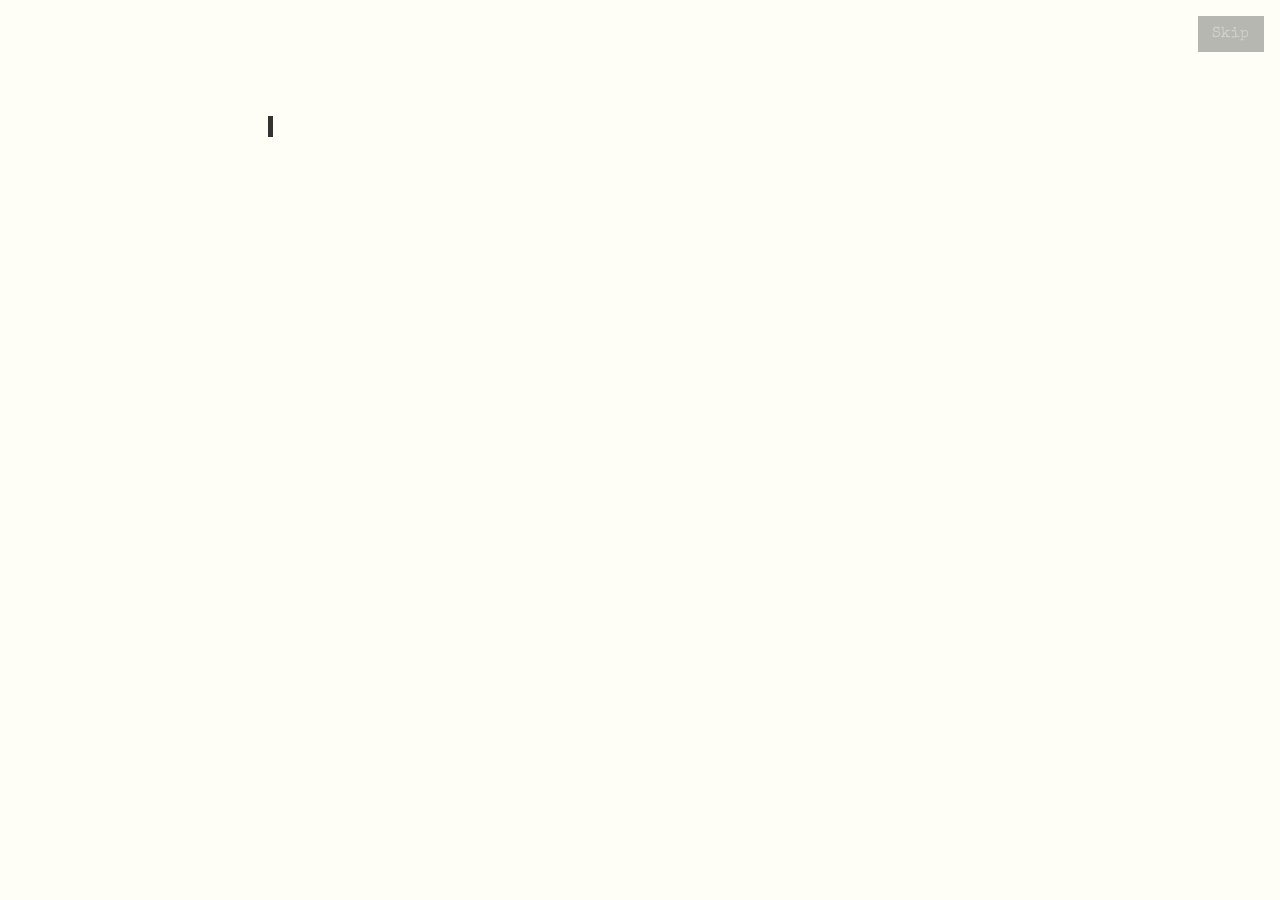
<file: index.html>
<!DOCTYPE html>
<html lang="en">
<head>
    <meta charset="UTF-8" />
    <meta name="viewport" content="width=device-width, initial-scale=1.0" />
    <title>Borges Stories</title>
    <link rel="stylesheet" href="styles.css" />
<link rel="preconnect" href="https://fonts.googleapis.com">
<link rel="preconnect" href="https://fonts.gstatic.com" crossorigin>
<link href="https://fonts.googleapis.com/css2?family=Cinzel+Decorative:wght@700&family=Cormorant+Garamond:ital,wght@0,300..700;1,300..700&family=IM+Fell+English:ital@0;1&family=Special+Elite&family=Spectral:ital,wght@0,300;0,400;1,300;1,400&display=swap" rel="stylesheet">
<body class="landing-body">
    <main class="landing-stage" aria-label="Story selection">
        <div class="landing-terminal">
        <p class="landing-typed">
            <span id="typedText"></span><span class="landing-caret" id="caret"></span>
        </p>
      <button class="skip-typing button-30" id="skipTyping" type="button">Skip</button>  
        </div>

        <section class="landing-choices" id="choices" aria-label="Question options">
            <h2 class="landing-question" id="question"></h2>

            <div class="landing-options" role="list">
                <a class="landing-option" role="listitem" href="hearts.html" data-suit="hearts">
                    <span class="option-lead">A.</span>
                    <span class="option-text">That everything repeats.</span>
                </a>

                <a class="landing-option" role="listitem" href="spades.html" data-suit="spades">
                    <span class="option-lead">B.</span>
                    <span class="option-text">That creation precedes the creator.</span>
                </a>

                <a class="landing-option" role="listitem" href="diamonds.html" data-suit="diamonds">
                    <span class="option-lead">C.</span>
                    <span class="option-text">That all possibilities exist.</span>
                </a>
            </div>

            <p class="landing-hint">Choose one.</p>
        </section>
    </main>

<script>
  const introParagraph =
`Not all stories move forward.
Some repeat themselves endlessly,
some invent their own origins,
and some unfold in every possible direction at once.

What you are about to read does not begin on the first page.
It begins with an assumption about how time, meaning,
and causality are arranged.

Before you enter, answer one question.`;

  const questionText = "What do you believe?";

  const typedEl = document.getElementById("typedText");
  const caretEl = document.getElementById("caret");
  const choicesEl = document.getElementById("choices");
  const questionEl = document.getElementById("question");
  const skipBtn = document.getElementById("skipTyping");

  // Start hidden
  choicesEl.classList.remove("show");

  // Skip control
  let skipRequested = false;
  let activeTypeTimeout = null;

  let skipResolve = null;
  const skipPromise = new Promise((resolve) => (skipResolve = resolve));

  function finishToEnd() {
    // Stop any pending typing tick
    if (activeTypeTimeout) {
      clearTimeout(activeTypeTimeout);
      activeTypeTimeout = null;
    }

    typedEl.textContent = introParagraph;

    // Show end state
    questionEl.textContent = questionText;
    choicesEl.classList.add("show");

    // Caret back to normal blink (optional)
    caretEl.classList.remove("pause");

    // Hide skip button once used
    if (skipBtn) skipBtn.classList.add("hidden");
  }

  if (skipBtn) {
    skipBtn.addEventListener("click", () => {
      if (skipRequested) return;
      skipRequested = true;
      if (skipResolve) skipResolve();
      finishToEnd();
    });
  }

  // Cancelable sleep: returns early if skip is clicked
  function sleep(ms) {
    return Promise.race([
      new Promise((r) => setTimeout(r, ms)),
      skipPromise
    ]);
  }

  function typeText(text, speed = 40) {
    return new Promise((resolve) => {
      let i = 0;
      typedEl.textContent = "";

      function tick() {
        if (skipRequested) {
          resolve();
          return;
        }

        typedEl.textContent += text.charAt(i);
        i++;

        if (i < text.length) {
          activeTypeTimeout = setTimeout(tick, speed);
        } else {
          activeTypeTimeout = null;
          resolve();
        }
      }

      tick();
    });
  }

  async function run() {
    await sleep(2000);
    if (skipRequested) return;

    await typeText(introParagraph, 40);
    if (skipRequested) return;

    await sleep(450);
    if (skipRequested) return;

    caretEl.classList.add("pause");

    questionEl.textContent = questionText;
    choicesEl.classList.add("show");

    await sleep(250);
    if (skipRequested) return;

    caretEl.classList.remove("pause");

    // Hide skip once typing completed normally
    if (skipBtn) skipBtn.classList.add("hidden");
  }

  run();

  // Keyboard shortcuts A/B/C (unchanged)
  window.addEventListener("keydown", (e) => {
    const key = e.key.toLowerCase();

    // Let "Enter" also skip (nice UX)
    if (key === "enter" && !choicesEl.classList.contains("show")) {
      if (!skipRequested) {
        skipRequested = true;
        if (skipResolve) skipResolve();
        finishToEnd();
      }
      return;
    }

    if (!choicesEl.classList.contains("show")) return;

    if (key === "a") window.location.href = "hearts.html";
    if (key === "b") window.location.href = "spades.html";
    if (key === "c") window.location.href = "diamonds.html";
  });
</script>
</file>
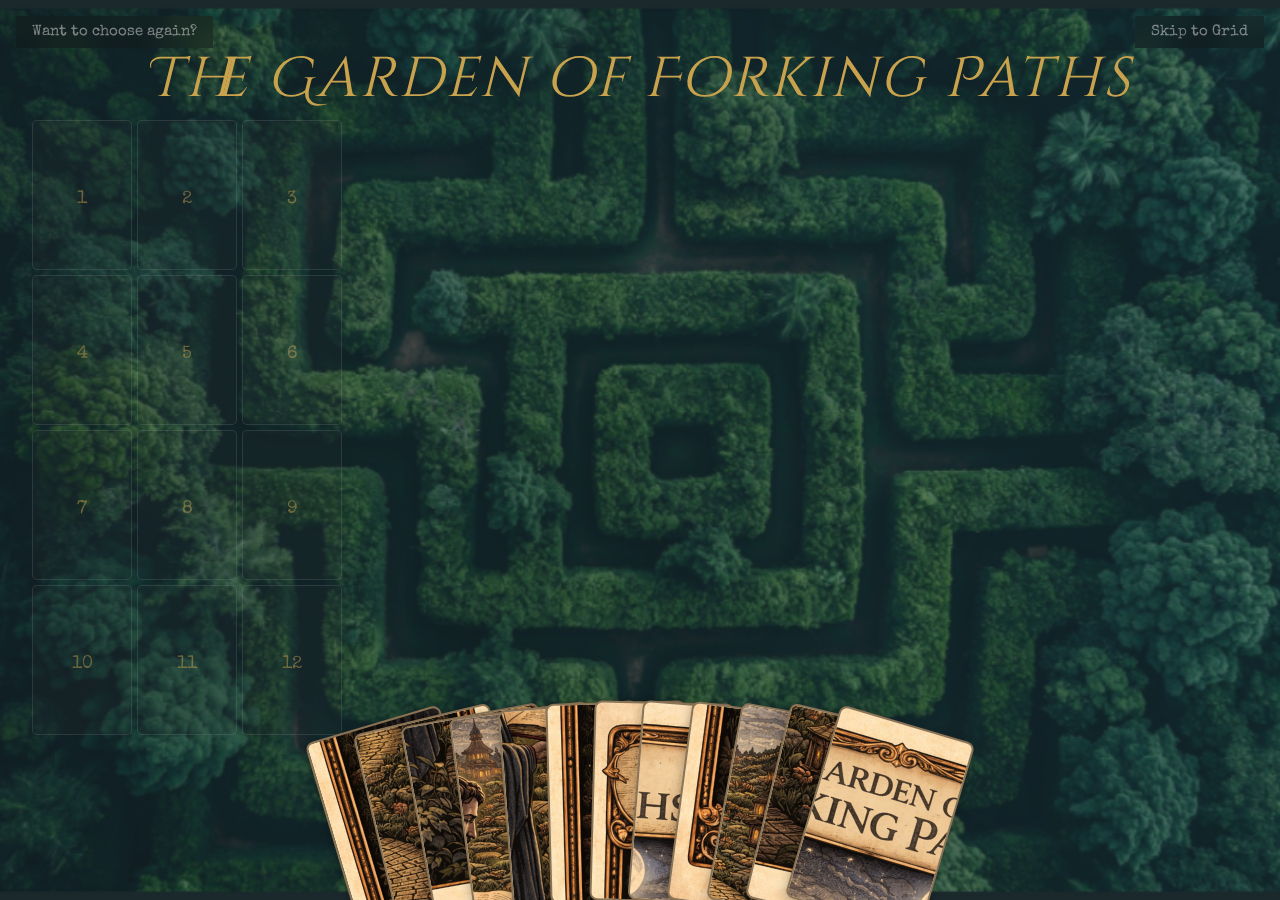
<file: diamonds.html>
<!DOCTYPE html>
<html lang="en">
<head>
    <meta charset="UTF-8">
    <meta name="viewport" content="width=device-width, initial-scale=1.0">
    <title>The Garden of Forking Paths</title>
    <link rel="stylesheet" href="styles.css">
    <link rel="preconnect" href="https://fonts.googleapis.com">
    <link rel="preconnect" href="https://fonts.gstatic.com" crossorigin>
    <link href="https://fonts.googleapis.com/css2?family=Cinzel+Decorative:wght@700&family=Cormorant+Garamond:ital,wght@0,300..700;1,300..700&family=IM+Fell+English:ital@0;1&family=Special+Elite&family=Spectral:ital,wght@0,300;0,400;1,300;1,400&display=swap" rel="stylesheet">
</head>

<body class="story-page" data-suit="diamonds">
    <img src="./assets/diamonds-background.png" alt="Diamonds Background" class="background-image">
    <div class="back-button-container">
        <a href="index.html" class="back-button">Want to choose again?</a>
    </div>

    <button id="skipToGridBtn" class="skip-to-grid button-30" type="button">
    Skip to Grid
    </button>    

    <div class="story-header">
        <h1 class="story-title">The Garden of Forking Paths</h1>
    </div>

    <!-- Reconstruction Grid -->
    <div class="reconstruction-grid" id="reconstructionGrid">
        <div class="grid-cell" data-position="0"><p>1</p></div>
        <div class="grid-cell" data-position="1"><p>2</p></div>
        <div class="grid-cell" data-position="2"><p>3</p></div>
        <div class="grid-cell" data-position="3"><p>4</p></div>
        <div class="grid-cell" data-position="4"><p>5</p></div>
        <div class="grid-cell" data-position="5"><p>6</p></div>
        <div class="grid-cell" data-position="6"><p>7</p></div>
        <div class="grid-cell" data-position="7"><p>8</p></div>
        <div class="grid-cell" data-position="8"><p>9</p></div>
        <div class="grid-cell" data-position="9"><p>10</p></div>
        <div class="grid-cell" data-position="10"><p>11</p></div>
        <div class="grid-cell" data-position="11"><p>12</p></div>
    </div>

    <div class="cards-container" id="cardsContainer"></div>
    
    <div class="card-overlay" id="cardOverlay">
        <div id="expandedCard" class="expanded-card">
            
        <button id="nextCard" class="nav-arrow nav-left button-30" aria-label="Next">
            <span class="arrow" aria-hidden="true">
                <span class="arrow-top"></span>
                <span class="arrow-bottom"></span>
            </span>
        </button>
        <button id="prevCard" class="nav-arrow nav-right button-30" aria-label="Previous">
            <span class="arrow" aria-hidden="true">
                <span class="arrow-top"></span>
                <span class="arrow-bottom"></span>
            </span>
        </button>

        <div class="card-front"></div>
        <div class="card-back">
            <div id="cardContent" class="card-content"></div>
        </div>

        <button id="closeCard" class="close-card button-30" aria-label="Close card">
            <span class="close-line close-line-a" aria-hidden="true"></span>
            <span class="close-line close-line-b" aria-hidden="true"></span>
            Close
        </button>
        </div>
    </div>
    <div id="gridInstructionOverlay" class="grid-instruction-overlay hidden">
    <div class="grid-instruction-box">
        <div id="gridInstructionTyped" class="grid-instruction-typed">
        <span id="gridInstructionText"></span><span id="gridInstructionCaret" class="grid-instruction-caret">|</span>
        <div id="gridStoryLinks" class="hidden">
        <div id="nextStory" class="story-link"></div>
        <div id="restartStory" class="story-link"></div>
        </div>
        </div>
    </div>
    </div>

    <script src="cards.js"></script>
    <script>
        initializeDeck('diamonds');
    </script>
</body>
</html>
</file>
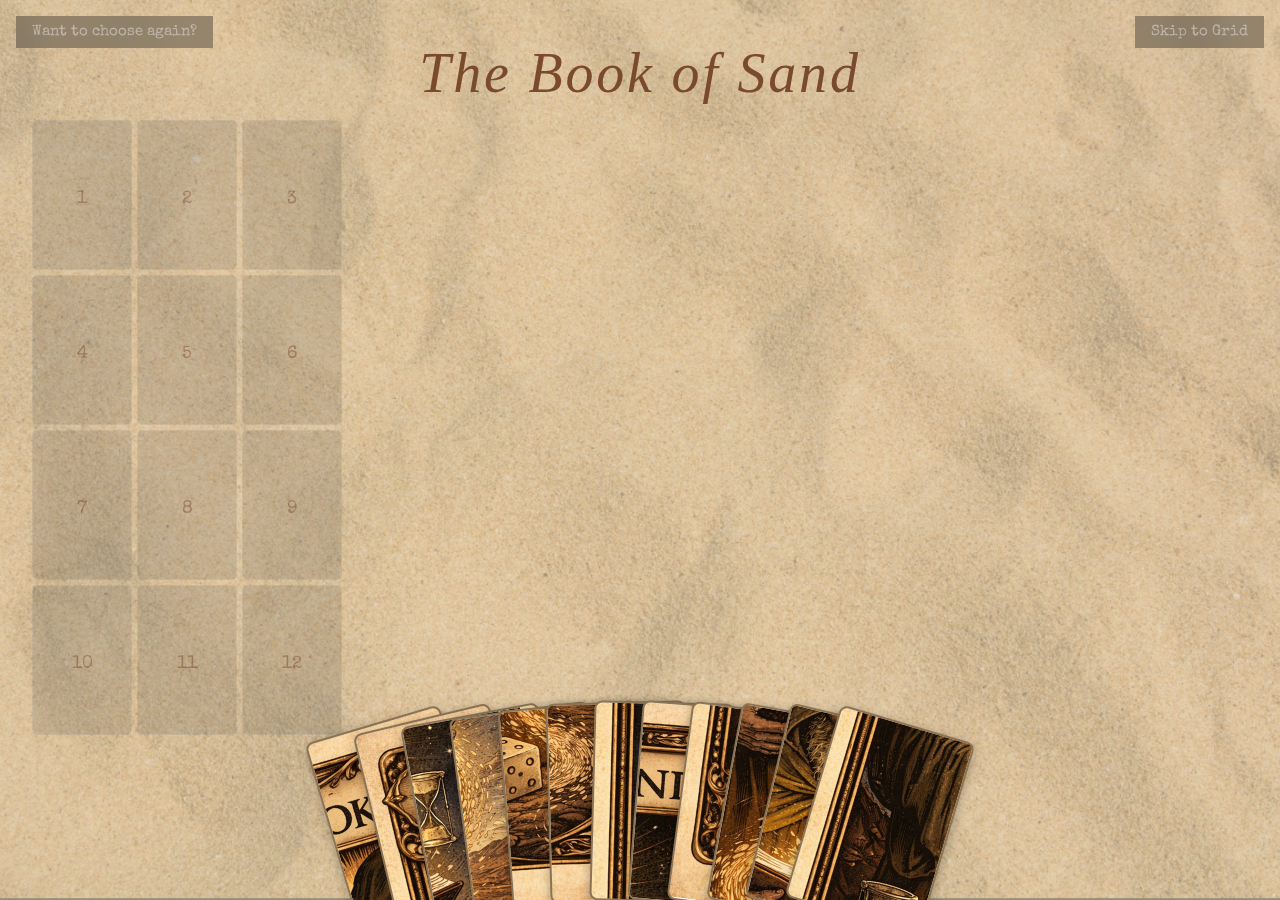
<file: hearts.html>
<!DOCTYPE html>
<html lang="en">
<head>
    <meta charset="UTF-8">
    <meta name="viewport" content="width=device-width, initial-scale=1.0">
    <title>The Book of Sand</title>
    <link rel="stylesheet" href="styles.css">
    <link rel="preconnect" href="https://fonts.googleapis.com">
    <link rel="preconnect" href="https://fonts.gstatic.com" crossorigin>
    <link href="https://fonts.googleapis.com/css2?family=Cinzel+Decorative:wght@700&family=Cormorant+Garamond:ital,wght@0,300..700;1,300..700&family=IM+Fell+English:ital@0;1&family=Special+Elite&family=Spectral:ital,wght@0,300;0,400;1,300;1,400&display=swap" rel="stylesheet">
</head>

<body class="story-page" data-suit="hearts">
    <img src="./assets/hearts-background.png" alt="Hearts Background" class="background-image">
    <div class="back-button-container">
        <a href="index.html" class="back-button">Want to choose again?</a>
    </div>
    <button id="skipToGridBtn" class="skip-to-grid button-30" type="button">
    Skip to Grid
    </button>

    <div class="story-header">
        <h1 class="story-title">The Book of Sand</h1>
    </div>

    <!-- Reconstruction Grid -->
    <div class="reconstruction-grid" id="reconstructionGrid">
        <div class="grid-cell" data-position="0"><p>1</p></div>
        <div class="grid-cell" data-position="1"><p>2</p></div>
        <div class="grid-cell" data-position="2"><p>3</p></div>
        <div class="grid-cell" data-position="3"><p>4</p></div>
        <div class="grid-cell" data-position="4"><p>5</p></div>
        <div class="grid-cell" data-position="5"><p>6</p></div>
        <div class="grid-cell" data-position="6"><p>7</p></div>
        <div class="grid-cell" data-position="7"><p>8</p></div>
        <div class="grid-cell" data-position="8"><p>9</p></div>
        <div class="grid-cell" data-position="9"><p>10</p></div>
        <div class="grid-cell" data-position="10"><p>11</p></div>
        <div class="grid-cell" data-position="11"><p>12</p></div>
    </div>

    <div class="cards-container" id="cardsContainer"></div>
    
    <div class="card-overlay" id="cardOverlay">
        <div id="expandedCard" class="expanded-card">
            
        <button id="nextCard" class="nav-arrow nav-left button-30" aria-label="Next">
            <span class="arrow" aria-hidden="true">
                <span class="arrow-top"></span>
                <span class="arrow-bottom"></span>
            </span>
        </button>
        <button id="prevCard" class="nav-arrow nav-right button-30" aria-label="Previous">
            <span class="arrow" aria-hidden="true">
                <span class="arrow-top"></span>
                <span class="arrow-bottom"></span>
            </span>
        </button>

        <div class="card-front"></div>
        <div class="card-back">
            <div id="cardContent" class="card-content"></div>
        </div>

        <button id="closeCard" class="close-card button-30" aria-label="Close card">
            <span class="close-line close-line-a" aria-hidden="true"></span>
            <span class="close-line close-line-b" aria-hidden="true"></span>
            Close
        </button>
        </div>
    </div>
    
    <div id="gridInstructionOverlay" class="grid-instruction-overlay hidden">
    <div class="grid-instruction-box">
        <div id="gridInstructionTyped" class="grid-instruction-typed">
        <span id="gridInstructionText"></span><span id="gridInstructionCaret" class="grid-instruction-caret">|</span>
        <div id="gridStoryLinks" class="hidden">
        <div id="nextStory" class="story-link"></div>
        <div id="restartStory" class="story-link"></div>
        </div>
    </div>
    </div>

    <script src="cards.js"></script>
    <script>
        initializeDeck('hearts');
    </script>
</body>
</html>
</file>
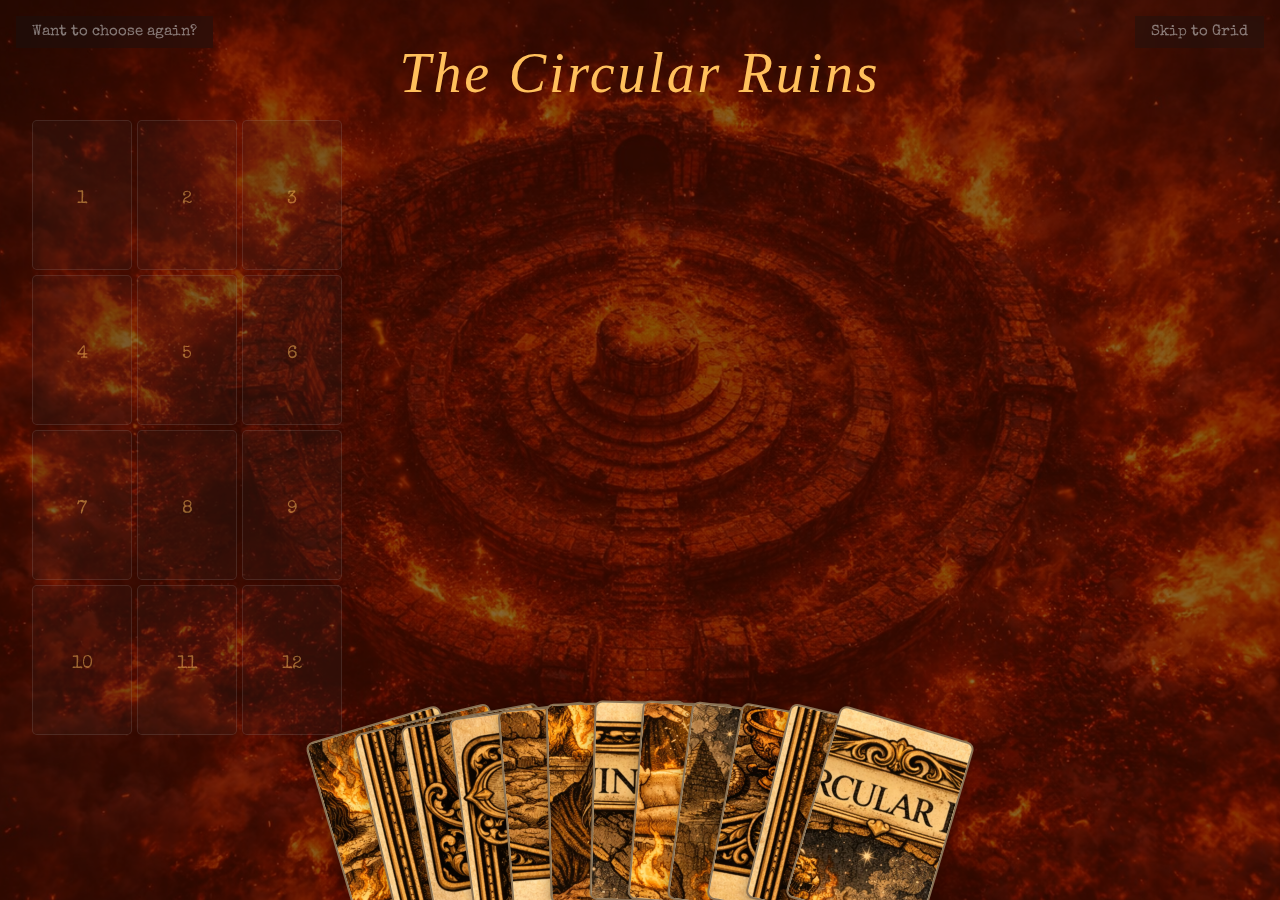
<file: spades.html>
<!DOCTYPE html>
<html lang="en">
<head>
    <meta charset="UTF-8">
    <meta name="viewport" content="width=device-width, initial-scale=1.0">
    <title>The Circular Ruins</title>
    <link rel="stylesheet" href="styles.css">
    <link rel="preconnect" href="https://fonts.googleapis.com">
    <link rel="preconnect" href="https://fonts.gstatic.com" crossorigin>
    <link href="https://fonts.googleapis.com/css2?family=Cinzel+Decorative:wght@700&family=Cormorant+Garamond:ital,wght@0,300..700;1,300..700&family=IM+Fell+English:ital@0;1&family=Special+Elite&family=Spectral:ital,wght@0,300;0,400;1,300;1,400&display=swap" rel="stylesheet">
</head>

<body class="story-page" data-suit="spades">
    <img src="./assets/spades-background.png" alt="Spades Background" class="background-image">
    <div class="back-button-container">
        <a href="index.html" class="back-button">Want to choose again?</a>
    </div>
    <button id="skipToGridBtn" class="skip-to-grid button-30" type="button">
    Skip to Grid
    </button>

    <div class="story-header">
        <h1 class="story-title">The Circular Ruins</h1>
    </div>

    <!-- Reconstruction Grid -->
    <div class="reconstruction-grid" id="reconstructionGrid">
        <div class="grid-cell" data-position="0"><p>1</p></div>
        <div class="grid-cell" data-position="1"><p>2</p></div>
        <div class="grid-cell" data-position="2"><p>3</p></div>
        <div class="grid-cell" data-position="3"><p>4</p></div>
        <div class="grid-cell" data-position="4"><p>5</p></div>
        <div class="grid-cell" data-position="5"><p>6</p></div>
        <div class="grid-cell" data-position="6"><p>7</p></div>
        <div class="grid-cell" data-position="7"><p>8</p></div>
        <div class="grid-cell" data-position="8"><p>9</p></div>
        <div class="grid-cell" data-position="9"><p>10</p></div>
        <div class="grid-cell" data-position="10"><p>11</p></div>
        <div class="grid-cell" data-position="11"><p>12</p></div>
    </div>

    <div class="cards-container" id="cardsContainer"></div>
    
    <div class="card-overlay" id="cardOverlay">
        <div id="expandedCard" class="expanded-card">
            
        <button id="nextCard" class="nav-arrow nav-left button-30" aria-label="Next">
            <span class="arrow" aria-hidden="true">
                <span class="arrow-top"></span>
                <span class="arrow-bottom"></span>
            </span>
        </button>
        <button id="prevCard" class="nav-arrow nav-right button-30" aria-label="Previous">
            <span class="arrow" aria-hidden="true">
                <span class="arrow-top"></span>
                <span class="arrow-bottom"></span>
            </span>
        </button>

        <div class="card-front"></div>
        <div class="card-back">
            <div id="cardContent" class="card-content"></div>
        </div>

        <button id="closeCard" class="close-card button-30" aria-label="Close card">
            <span class="close-line close-line-a" aria-hidden="true"></span>
            <span class="close-line close-line-b" aria-hidden="true"></span>
            Close
        </button>
        </div>
    </div>
    
    <div id="gridInstructionOverlay" class="grid-instruction-overlay hidden">
    <div class="grid-instruction-box">
        <div id="gridInstructionTyped" class="grid-instruction-typed">
        <span id="gridInstructionText"></span><span id="gridInstructionCaret" class="grid-instruction-caret">|</span>
        <div id="gridStoryLinks" class="hidden">
        <div id="nextStory" class="story-link"></div>
        <div id="restartStory" class="story-link"></div>
        </div>
        </div>
    </div>
    </div>

    <script src="cards.js"></script>
    <script>
        initializeDeck('spades');
    </script>
</body>
</html>
</file>
<file: styles.css>
/* fonts */
.special-elite-regular {
  font-family: "Special Elite", system-ui;
  font-weight: 400;
  font-style: normal;
}

.im-fell-english-regular {
  font-family: "IM Fell English", serif;
  font-weight: 400;
  font-style: normal;
}

.cormorant-garamond-regular {
  font-family: "Cormorant Garamond", serif;
  font-optical-sizing: auto;
  font-weight: 400;
  font-style: normal;
}

.cormorant-garamond-italic {
  font-family: "Cormorant Garamond", serif;
  font-optical-sizing: auto;
  font-weight: 500;
  font-style: italic;
}

.trajan-pro {
  font-family: "Trajan Pro", serif;
  font-weight: 400;
  font-style: normal;
}

.spectral-light {
  font-family: "Spectral", serif;
  font-weight: 300;
  font-style: normal;
}

.spectral-regular {
  font-family: "Spectral", serif;
  font-weight: 400;
  font-style: normal;
}

.spectral-light-italic {
  font-family: "Spectral", serif;
  font-weight: 300;
  font-style: italic;
}

.spectral-regular-italic {
  font-family: "Spectral", serif;
  font-weight: 400;
  font-style: italic;
}

.cinzel-decorative-bold {
  font-family: "Cinzel Decorative", serif;
  font-weight: 700;
  font-style: normal;
}

:root {
    /* Colors */
    --bg-primary: #0a0a0a;
    --bg-secondary: #1a1a1a;
    --text-primary: #e8e8e8;
    --text-secondary: #a0a0a0;

    /*  Colors */
    --hearts-color: #E6D8B8;
    --spades-color: #370d01;
    --diamonds-color: #1c333a;

    /*secondary colors*/
    --hearts-secondary-color:rgba(159, 108, 0, 0.7);
    --spades-secondary-color: rgba(211, 110, 82, 0.585);
    --diamonds-secondary-color: #3b94ab;

    /*  Header Fonts */
    --hearts-header-font:'IM Fell English', serif;
    --spades-header-font: 'Trajan-Pro', serif;
    --diamonds-header-font: 'Cinzel Decorative', serif;

    /*  Body Fonts */
    --hearts-body-font:'Cormorant Garamond', serif;
    --spades-body-font: 'spectral-light-italic', serif;
    --diamonds-body-font: 'cormorant-garamond-italic', serif;

    /*  Header Colors */
    --hearts-header-color: #7A4A2E;
    --spades-header-color: #ffc05c;
    --diamonds-header-color: #C9A24D;

    /*  Body Colors */
    --hearts-body-color: #353129;
    --spades-body-color: #3b2825;
    --diamonds-body-color: #313b2e;

    /* Card Colors */
    --card-bg: #f5f5dc;
    --card-border: #8b7355;
    --card-text: #1a1a1a;

    /* Fonts */
    --font-display: 'Special Elite', system-ui;
    --font-body: 'Special Elite', system-ui;
    --font-card: 'Helvetica';
    --branch-glow: rgba(255, 160, 120, 0.55);
    --branch-glow-strong: rgba(255, 160, 120, 0.9);

    /* Spacing */
    --spacing-xs: 0.5rem;
    --spacing-sm: 1rem;
    --spacing-md: 2rem;
    --spacing-lg: 4rem;
    --fan-height: 220px;
}

/* GLOBAL STYLES */
* {
    margin: 0;
    padding: 0;
    box-sizing: border-box;
}

body {
    font-family: var(--font-body);
    background: var(--bg-primary);
    color: var(--card-text);
    min-height: 100vh;
    overflow-x: hidden;
}

/* LANDING (TYPED QUESTION) */
.landing-body {
    background: #fefef6;
    color: var(--card-text);
    min-height: 100vh;
}

.landing-stage {
    min-height: 100vh;
    display: flex;
    flex-direction: column;
    justify-content: flex-start;
    padding: clamp(24px, 4vw, 64px);
}

html {
    scroll-behavior: smooth;
}

.landing-terminal {
    max-width: 900px;
    width: 100%;
    margin: 0 auto;
    position: relative;
    line-height: 2.8;
}

.skip-typing{
  position: fixed;
  top: var(--spacing-sm);
  right: var(--spacing-sm);
  padding: 10px 14px;
  background: rgba(19, 19, 19, 0.3);
  color: rgba(232, 232, 232, 0.5);
  font-family: var(--font-display);
  font-size: 0.95rem;
  border: 0;
  letter-spacing: 0.04em;
  cursor: pointer;
  text-decoration: none;
  -webkit-appearance: none;
  appearance: none;
  }

.skip-typing:hover{
  transform: translateY(-1px);
  color: var(--text-primary);
  background: rgba(0, 0, 0, 0.92);
}

.skip-typing:active{
  transform: translateY(0px);
}

.skip-typing.hidden{
  opacity: 0;
  pointer-events: none;
}

.landing-typed {
    font-family: var(--font-display);
    font-size: clamp(0.95rem, 1.8vw, 1.2rem);
    color: rgba(0, 0, 0, 0.92);
    white-space: pre-wrap;
}

.landing-caret {
    display: inline-block;
    width: 5px;
    height: 1.1em;
    margin-left: 6px;
    background: rgba(0, 0, 0, 0.8);
    transform: translateY(2px);
    animation: caretBlink 0.9s steps(1) infinite;
}

.landing-caret.pause {
    animation: none;
    opacity: 0.25;
}

@keyframes caretBlink {
    0%, 49% { opacity: 1; }
    50%, 100% { opacity: 0; }
}

.landing-choices {
    max-width: 900px;
    width: 100%;
    margin: 26px auto 0;
    opacity: 0;
    transform: translateY(12px);
    transition: opacity 700ms ease, transform 700ms ease;
    pointer-events: none;
}

.landing-choices.show {
    opacity: 1;
    transform: translateY(0);
    pointer-events: auto;
}

.landing-question {
    font-family: var(--font-display);
    font-weight: 300;
    font-size: clamp(0.95rem, 1.8vw, 1.2rem);
    letter-spacing: 0.03em;
    margin: 18px 0 18px;
}

.landing-options {
    display: grid;
    gap: 12px;
    margin-top: 8px;
}

.landing-option {
    text-decoration: none;
    color: var(--card-text);
    border: 1px solid rgb(33, 33, 33);
    background: rgba(255, 255, 255, 0.04);
    padding: 14px 16px;
    display: flex;
    gap: 12px;
    align-items: baseline;
    transition: transform 220ms ease, background 220ms ease, border-color 220ms ease;
}

.landing-option:hover {
    transform: translateY(-2px);
    background: rgba(255, 255, 255, 0.07);
    border-color: rgb(120, 120, 120);
}

.option-lead {
    font-family: var(--font-display);
    opacity: 0.8;
    min-width: 28px;
}

.option-text {
    font-family: var(--font-body);
    letter-spacing: 0.01em;
    opacity: 0.95;
}

/* option hover colors */
.landing-option[data-suit="hearts"]:hover { border-color: var(--hearts-secondary-color); }
.landing-option[data-suit="spades"]:hover { border-color: var(--spades-secondary-color); }
.landing-option[data-suit="diamonds"]:hover { border-color: var(--diamonds-secondary-color); }

.landing-hint {
    margin-top: 18px;
    color: rgba(160, 160, 160, 0.9);
    font-size: 0.95rem;
    letter-spacing: 0.05em;
}

/* STORY PAGE STYLES */
.story-page {
    min-height: 100vh;
    padding: var(--spacing-md);
    padding-bottom: var(--spacing-md);
}

.back-button-container {
    position: fixed;
    top: var(--spacing-sm);
    left: var(--spacing-sm);
    z-index: 100;
}

.back-button,
.skip-to-grid {
    color: rgba(232, 232, 232, 0.5);
    text-decoration: none;
    font-family: inherit;
    font-size: 0.95rem;
    line-height: normal;
    padding: var(--spacing-xs) var(--spacing-sm);
    border: 0;
    background: rgba(19, 19, 19, 0.358);
    backdrop-filter: blur(10px);
    transition: all 0.3s ease;
    display: inline-block;
    -webkit-appearance: none;
    appearance: none;
}

.back-button:hover,
.skip-to-grid:hover {
    color: var(--text-primary);
}

.story-header {
    text-align: center;
    padding: clamp(5px, 1vh, 150px) 0 var(--spacing-md);
    position: relative;
}

.story-title {
    font-size: 1rem;
    color: var(--text-secondary);
    font-style: italic;
    font-weight: 300;
}

.story-header .story-title {
    font-family: var(--font-display);
    font-size: clamp(2rem, 5vw, 3.5rem);
    font-weight: 300;
    color: var(--text-primary);
    margin-bottom: var(--spacing-sm);
    letter-spacing: 0.05em;
}

/* Hearts */
.story-page[data-suit="hearts"] { 
    background: var(--hearts-color);
    --branch-glow: rgba(159, 108, 0, 0.6);
    --branch-glow-strong: rgba(122, 74, 46, 0.95);
}

.story-page[data-suit="hearts"] .story-header .story-title {
  font-family: var(--hearts-header-font);
  color: var(--hearts-header-color);
}

.story-page[data-suit="hearts"] .card-content {
  font-family: var(--hearts-body-font);
  color: var(--hearts-body-color);
}

.story-page[data-suit="hearts"] .back-button:hover,
.story-page[data-suit="hearts"] .skip-to-grid:hover { 
  background-color: var(--hearts-header-color); 
  color: var(--text-primary);
}

.story-page[data-suit="hearts"] .grid-cell {
    color: #7a4a2e80;
}

/* Spades */
.story-page[data-suit="spades"] { 
    background: var(--spades-color);
    --branch-glow: rgba(211, 110, 82, 0.65);
    --branch-glow-strong: rgba(255, 192, 92, 0.95);
}

.story-page[data-suit="spades"] .story-header .story-title {
  font-family: var(--spades-header-font);
  color: var(--spades-header-color);
}

.story-page[data-suit="spades"] .card-content {
  font-family: var(--spades-body-font);
  color: var(--spades-body-color);
}

.story-page[data-suit="spades"] .back-button:hover,
.story-page[data-suit="spades"] .skip-to-grid:hover { 
  background-color: var(--spades-header-color); 
  color: var(--bg-primary);
}

.story-page[data-suit="spades"] .grid-cell {
    color: rgba(255, 192, 92, 0.5);
}

/* Diamonds */
.story-page[data-suit="diamonds"] { 
    background: var(--diamonds-color);
    --branch-glow: rgba(152, 243, 255, 0.7);
    --branch-glow-strong: rgba(97, 210, 225, 0.95);
}

.story-page[data-suit="diamonds"] .story-header .story-title {
  font-family: var(--diamonds-header-font);
  color: var(--diamonds-header-color);
}

.story-page[data-suit="diamonds"] .card-content {
  font-family: var(--diamonds-body-font);
  color: var(--diamonds-body-color);
}

.story-page[data-suit="diamonds"] .back-button:hover,
.story-page[data-suit="diamonds"] .skip-to-grid:hover { 
  background-color: var(--diamonds-header-color); 
  color: var(--bg-primary);
}

.story-page[data-suit="diamonds"] .grid-cell {
    color: rgba(201, 162, 77, 0.5);
}

/* CARDS CONTAINER */
.cards-container {
  position: fixed;
  bottom: 0;
  height: var(--fan-height);
  display: flex;
  justify-content: center;
  align-items: flex-end;
  padding-bottom: var(--spacing-md);
  perspective: 1000px;
}

/* INDIVIDUAL CARD STYLES */
.card {
    position: absolute;
    width: 140px;
    height: 200px;
    background: var(--card-bg);
    border: 2px solid var(--card-border);
    border-radius: 8px;
    cursor: pointer;
    transition: all 0.4s cubic-bezier(0.4, 0, 0.2, 1), opacity 0.3s ease;
    transform-style: preserve-3d;
    box-shadow: 0 4px 12px rgba(0, 0, 0, 0.3);

    /* Animation for cards appearing */
    animation: cardAppear 0.5s ease-out backwards;
}

.card:hover {
    transform: translateY(-20px) scale(1.05);
    box-shadow: 0 12px 30px rgba(0, 0, 0, 0.5);
    z-index: 100 !important;
}

/* Suit-specific card colors */
.story-page[data-suit="hearts"] .card::after { color: var(--hearts-color); }
.story-page[data-suit="spades"] .card::after { color: var(--spades-color); }
.story-page[data-suit="diamonds"] .card::after { color: var(--diamonds-color); }

/* CARD OVERLAY (EXPANDED VIEW) */
.card-overlay {
    position: fixed;
    top: 0;
    left: 0;
    right: 0;
    bottom: 0;
    background: rgba(0, 0, 0, 0.7);
    display: none;
    justify-content: center;
    align-items: center;
    z-index: 500;
    padding: var(--spacing-md);
    opacity: 0;
    transition: opacity 0.4s ease;
    pointer-events: none;
}

.card-overlay.active {
    display: flex;
    opacity: 1;
    pointer-events: auto;
}

.expanded-card {
    width: 400px;
    height: 560px;
    padding-top: 5rem;
    position: relative;
    transform-style: preserve-3d;
    will-change: transform;
    z-index: 600;
}

.expanded-card.flipped {
    transform: translateY(-80px) scale(1) rotateY(180deg) !important;
    transition: transform 0.8s cubic-bezier(0.4, 0, 0.2, 1) !important;
}

.card-front,
.card-back {
    position: absolute;
    width: 100%;
    height: 100%;
    backface-visibility: hidden;
    border-radius: 12px;
    box-shadow: 0 20px 60px rgba(0, 0, 0, 0.6);
}

.card-front {
    background: var(--card-bg);
    border: 3px solid var(--card-border);
    display: flex;
    justify-content: center;
    align-items: center;
}

.card-back {
    background: var(--card-bg);
    border: 3px solid var(--card-border);
    transform: rotateY(180deg);
    padding: 3rem;
    overflow-y: auto;
}

.card-content {
    font-size: 1.1rem;
    line-height: 1.8;
    color: var(--card-text);
}

.close-card {
    position: absolute;
    top: calc(5rem + 8px);
    left: 8px;
    right: auto;
    width: 44px;
    height: 44px;
    border: 0;
    background: transparent;
    padding: 0;
    font-size: 0;
    color: transparent;
    cursor: pointer;
    z-index: 10;
    transition: transform 0.1s ease;
    -webkit-appearance: none;
    appearance: none;
}

.close-card .close-line {
    position: absolute;
    left: 8px;
    top: 50%;
    width: 28px;
    height: 4px;
    background-color: #c8c8c8;
}

.close-card .close-line::after {
    content: "";
    background-color: #111;
    height: 100%;
    position: absolute;
    top: 0;
    transition: all 0.15s;
}

.close-card .close-line-a {
    transform: translateY(-50%) rotate(45deg);
}

.close-card .close-line-a::after {
    left: 100%;
    right: 0;
    transition-delay: 0s;
}

.close-card .close-line-b {
    transform: translateY(-50%) rotate(-45deg);
}

.close-card .close-line-b::after {
    left: 0;
    right: 100%;
    transition-delay: 0.15s;
}

.close-card:hover .close-line-a::after {
    left: 0;
    transition-delay: 0.15s;
}

.close-card:hover .close-line-b::after {
    right: 0;
    transition-delay: 0s;
}

.close-card:active {
    transform: scale(0.9);
}

/* ANIMATIONS */
@keyframes pulse {
    0%, 100% { opacity: 0.3; }
    50% { opacity: 0.5; }
}

@keyframes cardAppear {
    from {
        opacity: 0;
        transform: translateY(100px) scale(0.5);
    }
    to {
        opacity: 1;
        transform: translateY(0) scale(1);
    }
}

/* RESPONSIVE DESIGN */

/* Smaller desktops - reduce grid when cards might overlap */
@media (max-width: 1200px) {
    .reconstruction-grid {
        grid-template-columns: repeat(3, 85px);
        grid-template-rows: repeat(4, 127px);
        gap: 4px;
    }

    .mini-back-title { font-size: 0.56rem; }
    .mini-back-text { font-size: 0.36rem; }
}

@media (max-width: 1024px) {
    .reconstruction-grid {
        grid-template-columns: repeat(3, 75px);
        grid-template-rows: repeat(4, 112px);
        gap: 4px;
    }

    .mini-back-title { font-size: 0.52rem; }
    .mini-back-text { font-size: 0.34rem; }
}

@media (max-width: 768px) {
    .cards-container { height: 200px; }

    .card { width: 100px; height: 140px; }

    .expanded-card { width: 300px; height: 420px; }

    .card-back { padding: var(--spacing-md); }

    .card-content { font-size: 1rem; }

    /* Grid smaller and centered on tablet */
    .reconstruction-grid {
        grid-template-columns: repeat(3, 70px);
        grid-template-rows: repeat(4, 105px);
        gap: 4px;
        top: 120px;
        left: 50% !important;
        transform: translateX(-50%);
    }

    .mini-back-title { font-size: 0.5rem; }
    .mini-back-text { font-size: 0.34rem; }
}

@media (max-width: 640px) {
    .reconstruction-grid {
        grid-template-columns: repeat(3, 65px);
        grid-template-rows: repeat(4, 97px);
        gap: 3px;
        top: 110px;
        left: 50% !important;
        transform: translateX(-50%);
    }

    .mini-back-title { font-size: 0.48rem; }
    .mini-back-text { font-size: 0.32rem; }
}

@media (max-width: 480px) {
    .story-header { top: 2.2vh; }
    .card { width: 80px; height: 120px; }

    .expanded-card { width: 85vw; height: 60vh; }
    .card-back { padding: 2.2rem; }
    .card-content { font-size: 1.02rem; line-height: 1.65; }

\    .reconstruction-grid {
        grid-template-columns: repeat(3, 60px);
        grid-template-rows: repeat(4, 90px);
        gap: 3px;
        top: 100px;
        left: 50% !important;
        transform: translateX(-50%);
    }

    .mini-back-title { font-size: 0.45rem; }
    .mini-back-text { font-size: 0.3rem; }
    
}

@media (max-width: 375px) {
    .reconstruction-grid {
        grid-template-columns: repeat(3, 55px);
        grid-template-rows: repeat(4, 82px);
        gap: 2px;
        top: 90px;
        left: 50% !important;
        transform: translateX(-50%);
    }

    .mini-back-title { font-size: 0.42rem; }
    .mini-back-text { font-size: 0.28rem; }
}

/* RECONSTRUCTION GRID (for all stories) */
.reconstruction-grid {
    position: fixed;
    top: 120px;
    left: var(--spacing-md);
    display: grid;

    /* Bigger cells so you can actually read the backs */
    grid-template-columns: repeat(3, 100px);
    grid-template-rows: repeat(4, 150px);
    gap: 5px;

    z-index: 50;
    opacity: 1;

    transition:
        transform 1.5s cubic-bezier(0.4, 0, 0.2, 1),
        top 1.5s cubic-bezier(0.4, 0, 0.2, 1),
        left 1.5s cubic-bezier(0.4, 0, 0.2, 1),
        opacity 1.5s cubic-bezier(0.4, 0, 0.2, 1);
}

.reconstruction-grid.completing { opacity: 1; }

.grid-cell {
    background: rgba(48, 48, 48, 0.142);
    border: 1px solid rgba(255, 255, 255, 0.1);
    border-radius: 5px;
    position: relative;
    transition: all 0.3s ease;
    overflow: hidden;
    font-family: var(--font-body);
    font-size: clamp(0.9rem, 1.5vw, 1.1rem);
    color: var(--card-text);
    text-align: center;
    padding-top: 70px;
}

.grid-cell.filled {
    border-color: rgba(255, 255, 255, 0.4);
    background: rgba(26, 26, 26, 0.8);
}

/* CARD VISUAL STATES */
.card.read {
    opacity: 0.85;
    filter: sepia(0.25) brightness(0.9) contrast(1.1);
}

.card.read:hover {
    opacity: 1;
    filter: sepia(0.1) brightness(1);
}

.card.highlight-pulse {
    animation: highlight-flash 0.5s ease-in-out 3;
}

.grid-cell.highlight-pulse {
    outline: 2px solid var(--branch-glow);
    outline-offset: -2px;
    animation: highlight-cell-flash 0.5s ease-in-out 3;
}

@keyframes highlight-flash {
    0%, 100% { box-shadow: 0 0 14px var(--branch-glow); }
    50% { box-shadow: 0 0 30px var(--branch-glow-strong); }
}

@keyframes highlight-cell-flash {
    0%, 100% {
        outline-color: var(--branch-glow);
        box-shadow: inset 0 0 0 1px var(--branch-glow), 0 0 14px var(--branch-glow);
    }
    50% {
        outline-color: var(--branch-glow-strong);
        box-shadow: inset 0 0 0 2px var(--branch-glow-strong), 0 0 28px var(--branch-glow-strong);
    }
}


/* GRID MINI CARD: FRONT/BACK FLIP REVEAL */
.grid-mini-card {
    position: absolute;
    inset: 0;
    border-radius: 5px;
    transform-style: preserve-3d;
    background: transparent;
    opacity: 0;
    transform: scale(0);
    transition: all 0.5s cubic-bezier(0.34, 1.56, 0.64, 1);
}

.grid-mini-card.placed {
    opacity: 1;
    transform: scale(1);
}

.grid-mini-card.flip-reveal {
    animation: flip-card 1s ease-in-out forwards;
}

@keyframes flip-card {
    0% { transform: scale(1) rotateY(0deg); }
    50% { transform: scale(1.03) rotateY(90deg); }
    100% { transform: scale(1) rotateY(180deg); }
}

.grid-mini-card .mini-front,
.grid-mini-card .mini-back {
    position: absolute;
    inset: 0;
    border-radius: 5px;
    backface-visibility: hidden;
}

.grid-mini-card .mini-back {
    transform: rotateY(180deg);
    background: var(--card-bg);
    border: 2px solid var(--card-border);
    color: var(--card-text);
    overflow: hidden;
    z-index: 5000;
}

.mini-back-inner {
    height: 100%;
    padding: 7px;
    display: flex;
    flex-direction: column;
    gap: 5px;
}

.mini-back-title {
    font-family: var(--font-display);
    font-size: 0.6rem;
    text-align: center;
    opacity: 0.92;
    line-height: 1.1;
}

.mini-back-text {
    font-family: var(--font-card);
    font-size: 0.4rem;
    line-height: 1.25;
    overflow: auto;
    white-space: pre-wrap;
    padding-right: 4px;
    -webkit-overflow-scrolling: touch;
}

/* BRANCH LINKS */
.branch-link {
    color: var(--diamonds-secondary-color);
    cursor: pointer;
    font-style: italic;
    transition: all 0.3s ease;
    padding: 2px 6px;
    border-radius: 3px;
}

.branch-link:hover {
    color: var(--diamonds-color);
    text-decoration: none;
}

.card-overlay.grid-nav-on .branch-link {
  display: none;
  opacity: 0;
  pointer-events: none;
}

.card-overlay.grid-nav-on .branch-link.disabled {
  display: none;
  opacity: 0;
  pointer-events: none;
}

/* Navigation Arrows */
.nav-arrow{
  position: absolute;
  top: 60%;
  transform: translateY(-50%);
  width: 25px;
  height: 25px;
  border: 0;
  background: transparent;
  padding: 0;
  display: none;
  opacity: 0;
  pointer-events: none;
  cursor: pointer;
  z-index: 999;
  transition: opacity 180ms ease;
}

.nav-arrow .arrow {
  cursor: pointer;
  height: 25px;
  left: 50%;
  position: absolute;
  top: 50%;
  transform: translateX(-50%) translateY(-50%);
  transition: transform 0.1s;
  width: 25px;
}

.nav-arrow .arrow-top,
.nav-arrow .arrow-bottom {
  background-color: #666;
  height: 4px;
  left: -4px;
  position: absolute;
  top: 50%;
  width: 100%;
}

.nav-arrow .arrow-top:after,
.nav-arrow .arrow-bottom:after {
  background-color: #fff;
  content: "";
  height: 100%;
  position: absolute;
  top: 0;
  transition: all 0.15s;
}

.nav-arrow .arrow-top {
  transform: rotate(45deg);
  transform-origin: bottom right;
}

.nav-arrow .arrow-top:after {
  left: 100%;
  right: 0;
  transition-delay: 0s;
}

.nav-arrow .arrow-bottom {
  transform: rotate(-45deg);
  transform-origin: top right;
}

.nav-arrow .arrow-bottom:after {
  left: 0;
  right: 100%;
  transition-delay: 0.15s;
}

.nav-arrow:hover .arrow-top:after {
  left: 0;
  transition-delay: 0.15s;
}

.nav-arrow:hover .arrow-bottom:after {
  right: 0;
  transition-delay: 0s;
}

.nav-right:active .arrow {
  transform: translateX(-50%) translateY(-50%) scale(0.9);
}

.nav-left .arrow {
  transform: translateX(-50%) translateY(-50%) scaleX(-1);
}

.nav-left:active .arrow {
  transform: translateX(-50%) translateY(-50%) scaleX(-1) scale(0.9);
}

.nav-left{ left: -64px; }
.nav-right{ right: -64px; }

@media (max-width: 768px){
  .nav-left{ left: -52px; }
  .nav-right{ right: -52px; }
}

@media (max-width: 480px){
  .nav-arrow{
    width: 20px;
    height: 20px;
  }

  .nav-arrow .arrow{
    width: 20px;
    height: 20px;
  }

  .nav-arrow .arrow-top,
  .nav-arrow .arrow-bottom{
    height: 3px;
    left: -3px;
  }

  .nav-left{ left: 8px; }
  .nav-right{ right: 8px; }
}

@media (max-width: 375px){
  .nav-arrow{
    width: 18px;
    height: 18px;
  }

  .nav-arrow .arrow{
    width: 18px;
    height: 18px;
  }

  .nav-left{ left: 6px; }
  .nav-right{ right: 6px; }
}

/* Show arrows only when grid navigation is enabled AND overlay has grid-nav-on class */
.card-overlay.grid-nav-on .nav-arrow {
  display: flex;
  opacity: 1;
  pointer-events: auto;
}

.card-overlay.grid-nav-on .nav-arrow.disabled {
  opacity: 0.25;
  pointer-events: none;
}


.grid-mini-card{ cursor: pointer; }

.cards-container{
  left: 0;
  right: 0;
  width: 100%;
  z-index: 40; 
  pointer-events: none;
}
.cards-container .card{
  pointer-events: auto;
}

/* keep the grid above the fan */
.reconstruction-grid{
  z-index: 20;
  pointer-events: auto;
}

.grid-cell,
.grid-mini-card{
  pointer-events: auto;
}

.grid-cell{
  font-size: clamp(0.9rem, 1.5vw, 1.1rem);
}

/* Hide arrows until grid navigation is enabled */
.nav-arrow{
  opacity: 0;
  pointer-events: none;
}

.grid-nav-on .nav-arrow{
  opacity: 1;
  pointer-events: auto;
}

/* ===== GRID COMPLETION TYPEWRITER OVERLAY ===== */
.grid-instruction-overlay {
  position: fixed;
  inset: 0;
  display: grid;
  place-items: center;
  z-index: 300;
  pointer-events: none;
  opacity: 1;
  transition: opacity 0.25s ease;
}

.grid-instruction-overlay.hidden {
  opacity: 0;
  pointer-events: none;
}

.grid-instruction-box {
  position: relative;
  max-width: min(92vw, 680px);
}

.grid-instruction-overlay.modal-mode {
  pointer-events: auto;
  background: rgba(0, 0, 0, 0.45);
  padding: 16px;
}

.grid-instruction-overlay.modal-mode .grid-instruction-box {
  width: min(92vw, 540px);
  border-radius: 12px;
  border: 1px solid rgba(255, 255, 255, 0.28);
  background: rgba(12, 12, 12, 0.9);
  box-shadow: 0 24px 60px rgba(0, 0, 0, 0.45);
  padding: 16px 18px 18px;
}

.grid-instruction-close {
  position: absolute;
  top: 6px;
  right: 8px;
  width: 32px;
  height: 32px;
  border: 0;
  background: transparent;
  color: inherit;
  font-size: 1.5rem;
  line-height: 1;
  cursor: pointer;
  opacity: 0.75;
}

.grid-instruction-close:hover {
  opacity: 1;
}

.grid-instruction-close.hidden {
  display: none;
}

.grid-instruction-typed {
  font-family: var(--font-body);
  font-size: clamp(1rem, 2vw, 1.25rem);
  line-height: 1.5;
  color: var(--card-text);
  text-align: center;
  white-space: pre-line;
}

.grid-instruction-caret {
  display: inline-block;
  margin-left: 2px;
  animation: gridCaretBlink 1s steps(2, start) infinite;
  vertical-align: baseline;
}

.grid-instruction-caret.pause {
  animation: none;
  opacity: 0.6;
}

@keyframes gridCaretBlink {
  to { visibility: hidden; }
}

.skip-to-grid {
  position: fixed;
  top: var(--spacing-sm);
  right: var(--spacing-sm);
  left: auto;
  bottom: auto;
  z-index: 200;
}

.story-link {
  font-family: inherit;
  font-size: inherit;
  line-height: 0.8;
  display: block;
  cursor: pointer;
  opacity: 0.85;
}

.story-link:hover {
  opacity: 1;
  text-decoration: underline;
}

.story-page[data-suit="hearts"] #gridInstructionOverlay {
  color: var(--hearts-header-color);
}

.story-page[data-suit="spades"] #gridInstructionOverlay {
  color: var(--spades-header-color);
}

.story-page[data-suit="diamonds"] #gridInstructionOverlay {
  color: var(--diamonds-header-color);
}

#gridInstructionOverlay * {
  color: inherit;
}

#gridStoryLinks, #gridStoryLinks * {
  pointer-events: auto;
}

#gridStoryLinks.hidden {
  display: none;
}

/* Keep the full reconstruction grid reachable on smaller/shorter viewports. */
@media (max-width: 900px), (max-height: 780px) {
  .story-page {
    position: relative;
    --grid-scroll-buffer: 400px;
    min-height: calc(100vh + var(--grid-scroll-buffer));
    padding-bottom: calc(var(--fan-height) + var(--grid-scroll-buffer));
  }

  .reconstruction-grid {
    position: absolute;
  }
}

.background-image {
  position: absolute;
  top: 0;
  left: 0;
  width: 100%;
  height: 100%;
  object-fit: cover;
  z-index: -1;
  opacity: 0.4;
  pointer-events: none;
  transition: transform 0.35s ease;
}

.background-image.background-image-rotated {
  position: fixed;
  top: 50%;
  left: 50%;
  width: 100vh;
  height: 100vw;
  max-width: none;
  max-height: none;
  transform: translate(-50%, -50%) rotate(90deg);
  transform-origin: center center;
}
</file>
